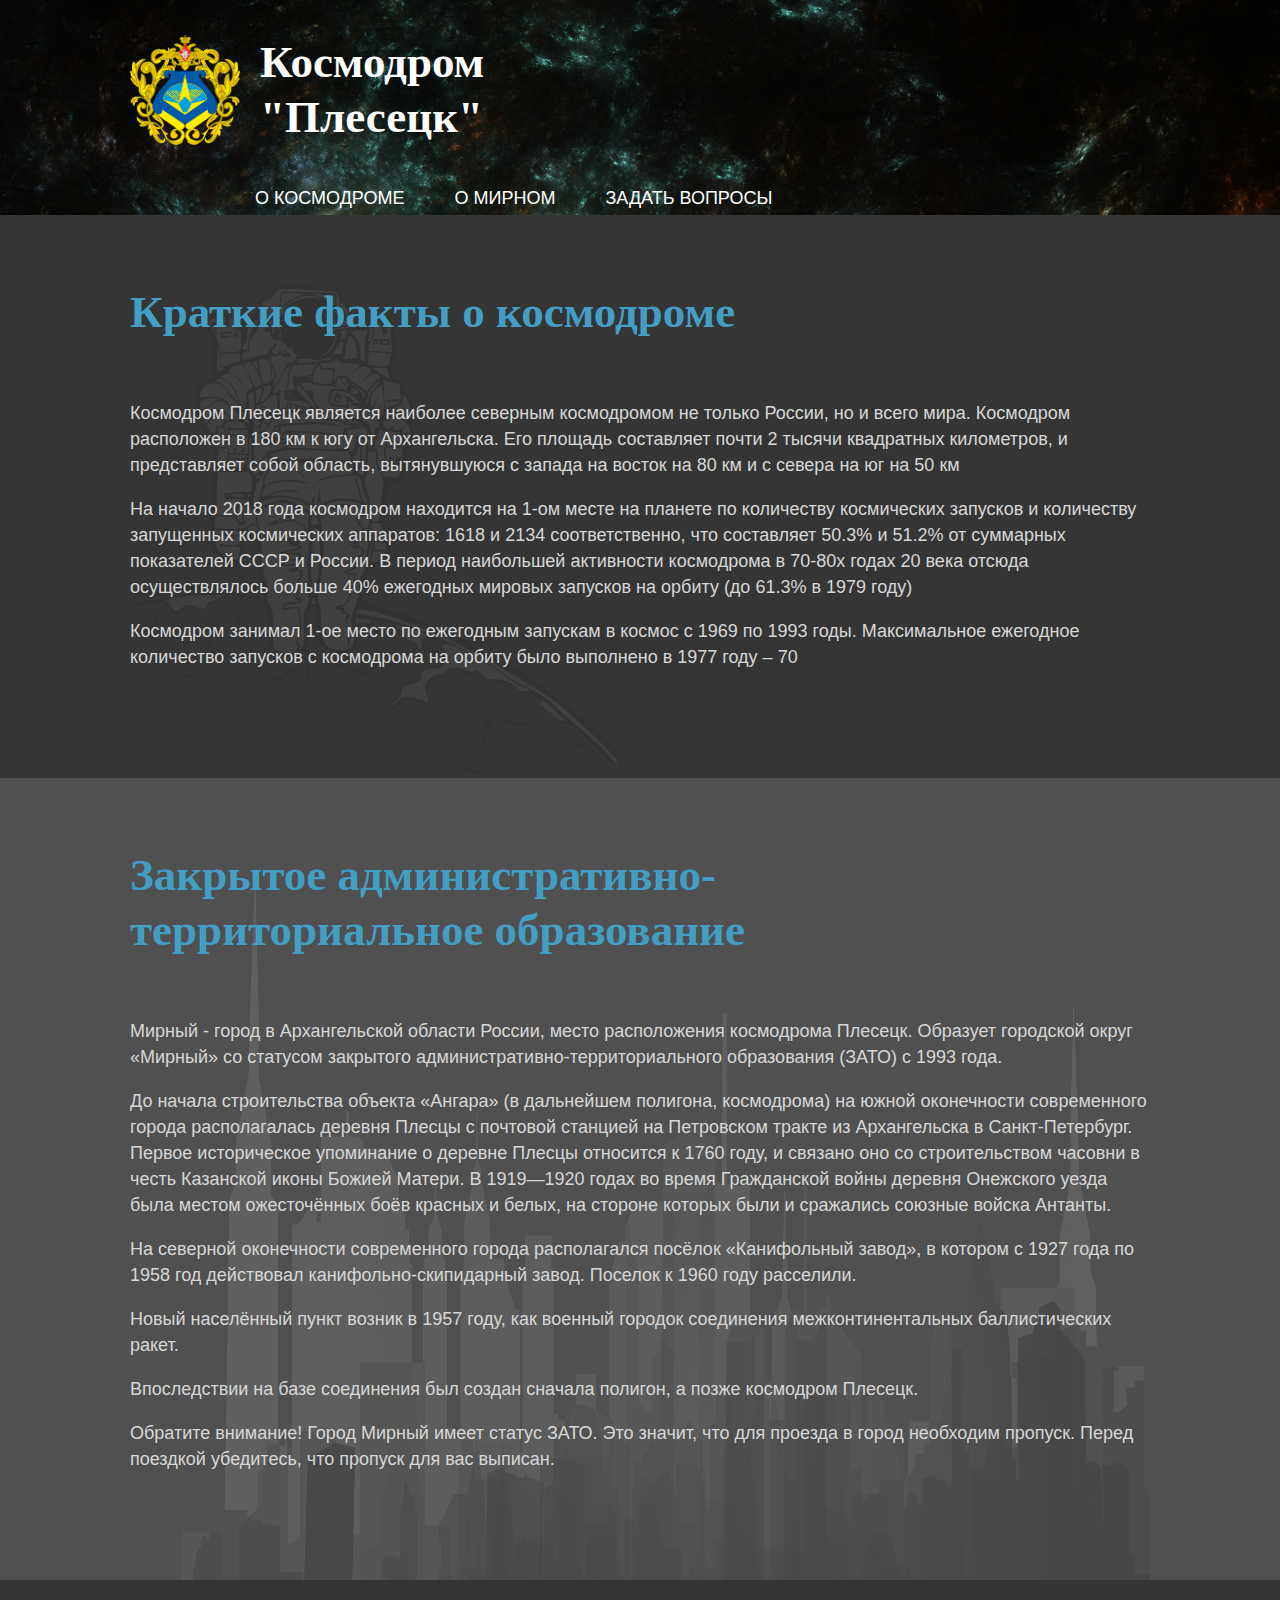
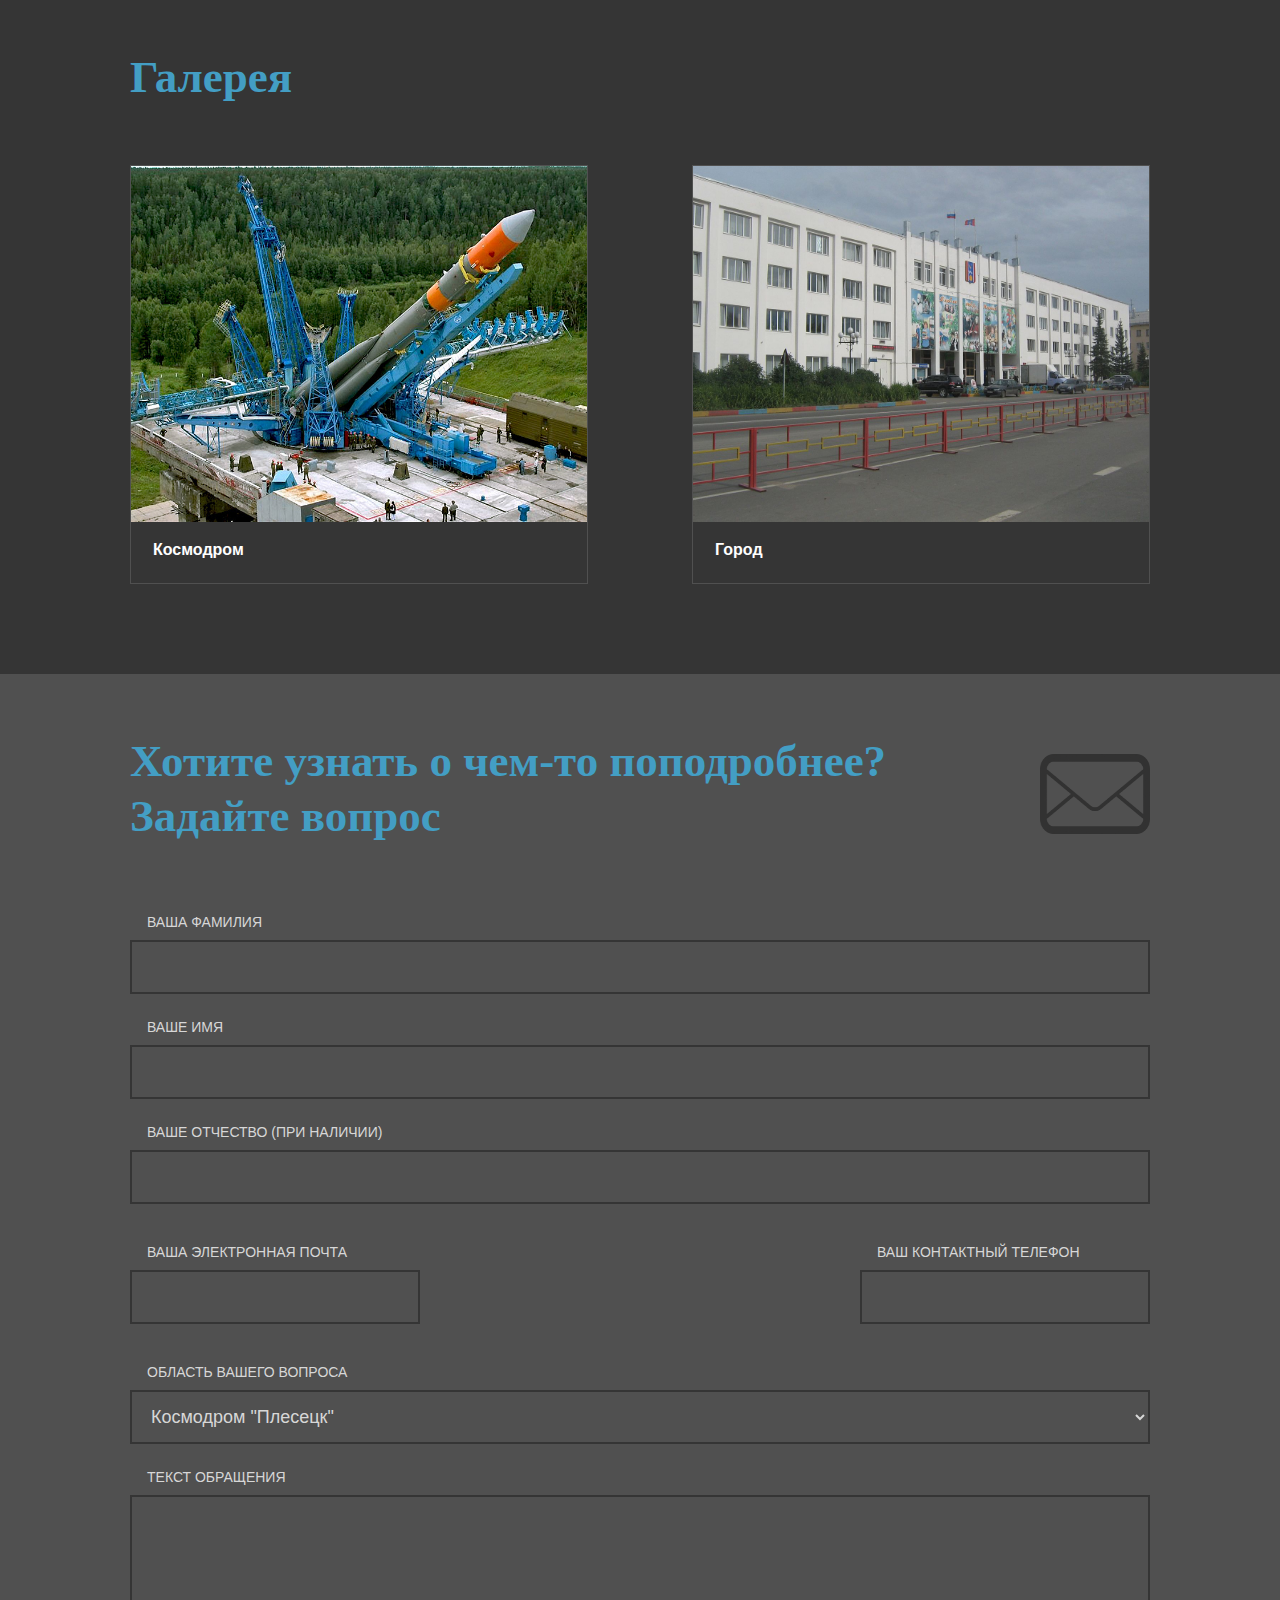
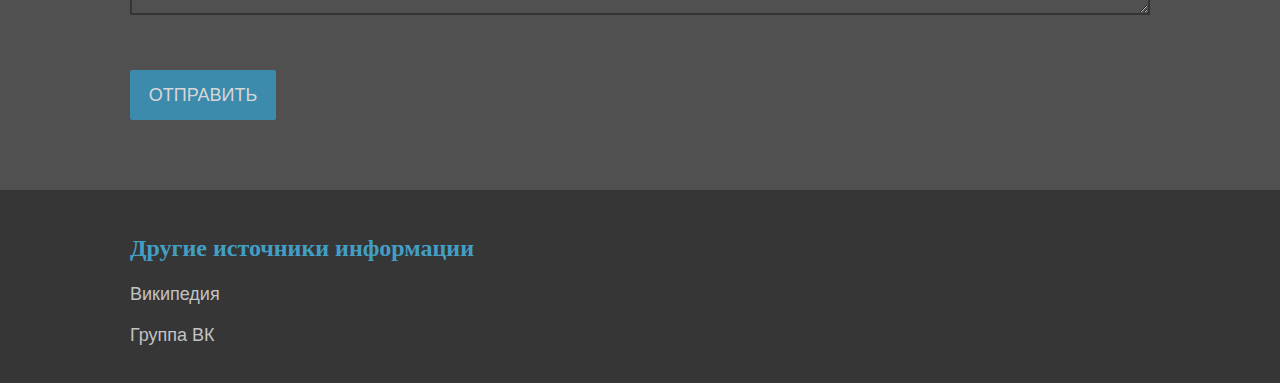
<file: index.html>
<!DOCTYPE HTML>
<html lang="ru">
  <head>
    <meta charset="utf-8">
    <title>Cosmodrome "Plesetsk"</title>
    <link rel="stylesheet" href="css/style.css">
  </head>
  <body>
    <div class="page-header">
      <div class="container">
        <div class="header-top clearfix">
          <div class="header-logo">
            <img src="img/logo.png" alt="Plesetsk" width="110" height="110">
          </div>
          <div class="spaceport">
            Космодром<br>"Плесецк"
          </div>
          <ul class="main-nav clearfix">
            <li><a href="#csmdr">О космодроме</a></li>
            <li><a href="#ct">О Мирном</a></li>
            <li><a href="#ask">Задать вопросы</a></li>
          </ul>
        </div>
      </div>
    </div>
    
    <div class="cosmodrome" id="csmdr">
      <div class="container">
        <h2 class="section-title">Краткие факты о космодроме</h2>
        <p>Космодром Плесецк является наиболее северным космодромом не только России, но и всего мира. Космодром расположен в 180 км к югу от Архангельска. Его площадь составляет почти 2 тысячи квадратных километров, и представляет собой область, вытянувшуюся с запада на восток на 80 км и с севера на юг на 50 км</p>
        <p>На начало 2018 года космодром находится на 1-ом месте на планете по количеству космических запусков и количеству запущенных космических аппаратов: 1618 и 2134 соответственно, что составляет 50.3% и 51.2% от суммарных показателей СССР и России. В период наибольшей активности космодрома в 70-80х годах 20 века отсюда осуществлялось больше 40% ежегодных мировых запусков на орбиту (до 61.3% в 1979 году)</p>
        <p>Космодром занимал 1-ое место по ежегодным запускам в космос с 1969 по 1993 годы. Максимальное ежегодное количество запусков с космодрома на орбиту было выполнено в 1977 году – 70</p>
      </div>
    </div>
    
    <div class="city" id="ct">
      <div class="container">
        <h2 class="section-title">Закрытое административно-территориальное образование</h2>
        <p>Мирный - город в Архангельской области России, место расположения космодрома Плесецк. Образует городской округ «Мирный» со статусом закрытого административно-территориального образования (ЗАТО) с 1993 года.</p>
        <p>До начала строительства объекта «Ангара» (в дальнейшем полигона, космодрома) на южной оконечности современного города располагалась деревня Плесцы с почтовой станцией на Петровском тракте из Архангельска в Санкт-Петербург. Первое историческое упоминание о деревне Плесцы относится к 1760 году, и связано оно со строительством часовни в честь Казанской иконы Божией Матери. В 1919—1920 годах во время Гражданской войны деревня Онежского уезда была местом ожесточённых боёв красных и белых, на стороне которых были и сражались союзные войска Антанты.</p>
        <p>На северной оконечности современного города располагался посёлок «Канифольный завод», в котором с 1927 года по 1958 год действовал канифольно-скипидарный завод. Поселок к 1960 году расселили.</p>
        <p>Новый населённый пункт возник в 1957 году, как военный городок соединения межконтинентальных баллистических ракет.</p>
        <p>Впоследствии на базе соединения был создан сначала полигон, а позже космодром Плесецк.</p>
        <p>Обратите внимание! Город Мирный имеет статус ЗАТО. Это значит, что для проезда в город необходим пропуск. Перед поездкой убедитесь, что пропуск для вас выписан.</p>
      </div>
    </div>
    
    <div class="gallery">
      <div class="container">
        <h2 class="section-title">Галерея</h2>
        <div class="clearfix">
          <div class="gallery-item">
            <img src="img/cosmodrome.jpg" alt="космодром" width="306" height="206">
            <h3>Космодром</h3>
          </div>
          <div class="gallery-item">
            <img src="img/city.jpg" alt="город" width="306" height="206">
            <h3>Город</h3>
          </div>
        </div>
      </div>
    </div>
    
    <div class="asking" id="ask">
      <div class="container">
        <img src="img/mail.png" alt="письмо">
        <h2 class="section-title">Хотите узнать о чем-то поподробнее? Задайте вопрос</h2>
        <form class="asking-form" method="post" action="DO_NOT_WORKING">
          <div class="asking-form-group">
            <label for="first-name">Ваша фамилия</label>
            <input type="text" name="first-name" id="first-name">
            <label for="last-name">Ваше имя</label>
            <input type="text" name="last-name" id="last-name">
            <label for="patronymic">Ваше отчество (при наличии)</label>
            <input type="text" name="patronymic" id="patronymic">
          </div>
          <div class="clearfix">
            <div class="asking-form-group asking-form-group-left-part">
              <label for="email">Ваша электронная почта</label>
              <input type="text" name="email" id="email">
            </div>
            <div class="asking-form-group asking-form-group-right-part">
              <label for="phone">Ваш контактный телефон</label>
              <input type="text" name="phone" id="phone">
            </div>
          </div>
          <div class="asking-form-group">
            <label for="topic">Область Вашего вопроса</label>
            <select name="topic" id="topic">
              <option value="1">Космодром "Плесецк"</option>
              <option value="2">Город Мирный</option>
              <option value="3">Другая область</option>
            </select>
          </div>
          <div class="asking-form-group">
            <label for="message">Текст обращения</label>
            <textarea name="message" id="message"></textarea>
          </div>
          <input class="btn" type="submit" value="Отправить">
        </form>
      </div>
    </div>
    
    <div class="page-footer">
      <div class="container clearfix">
        <div class="footer-menu">
          <h3>Другие источники информации</h3>
          <ul>
            <li><a href="https://ru.wikipedia.org/wiki/%D0%9F%D0%BB%D0%B5%D1%81%D0%B5%D1%86%D0%BA_(%D0%BA%D0%BE%D1%81%D0%BC%D0%BE%D0%B4%D1%80%D0%BE%D0%BC)" target="_blank">Википедия</a></li>
            <li><a href="https://vk.com/mirn_online" target="_blank">Группа ВК</a></li>
          </ul>
        </div>
      </div>
    </div>
  </body>
</html>
</file>
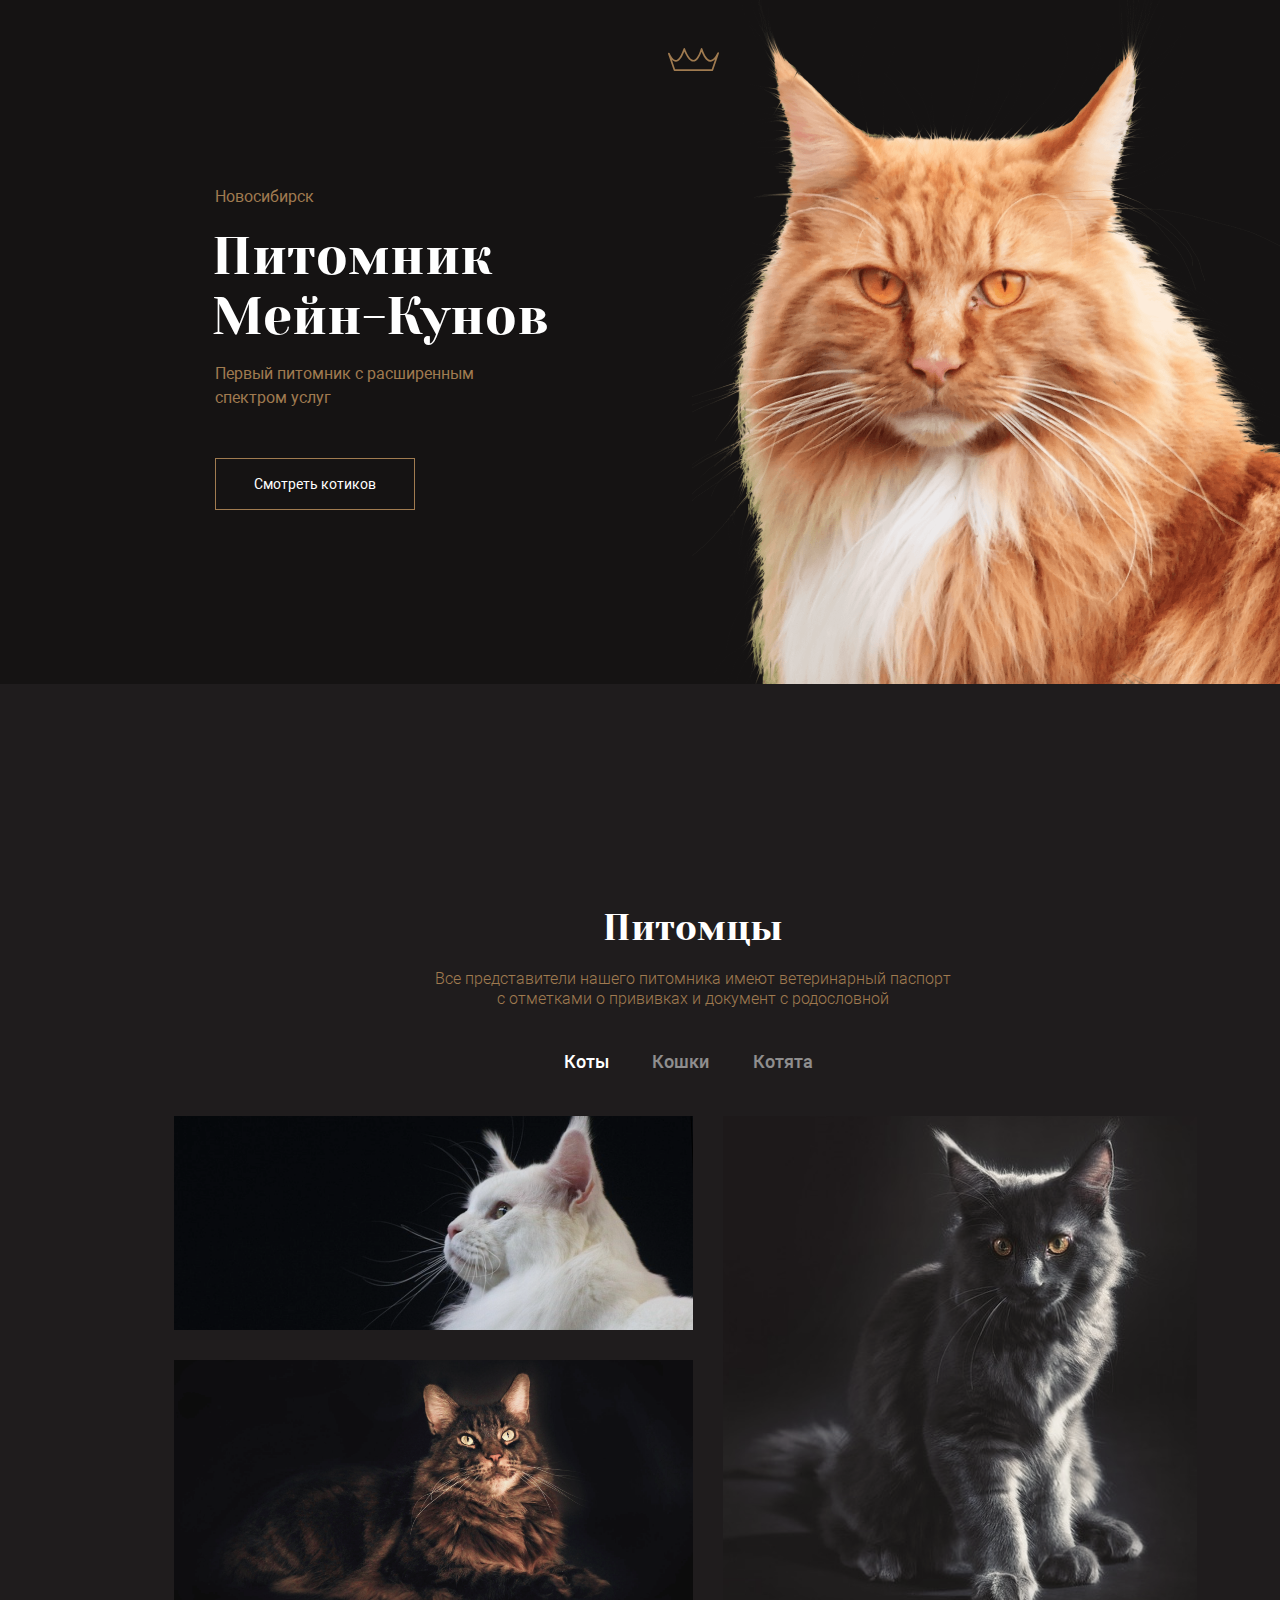
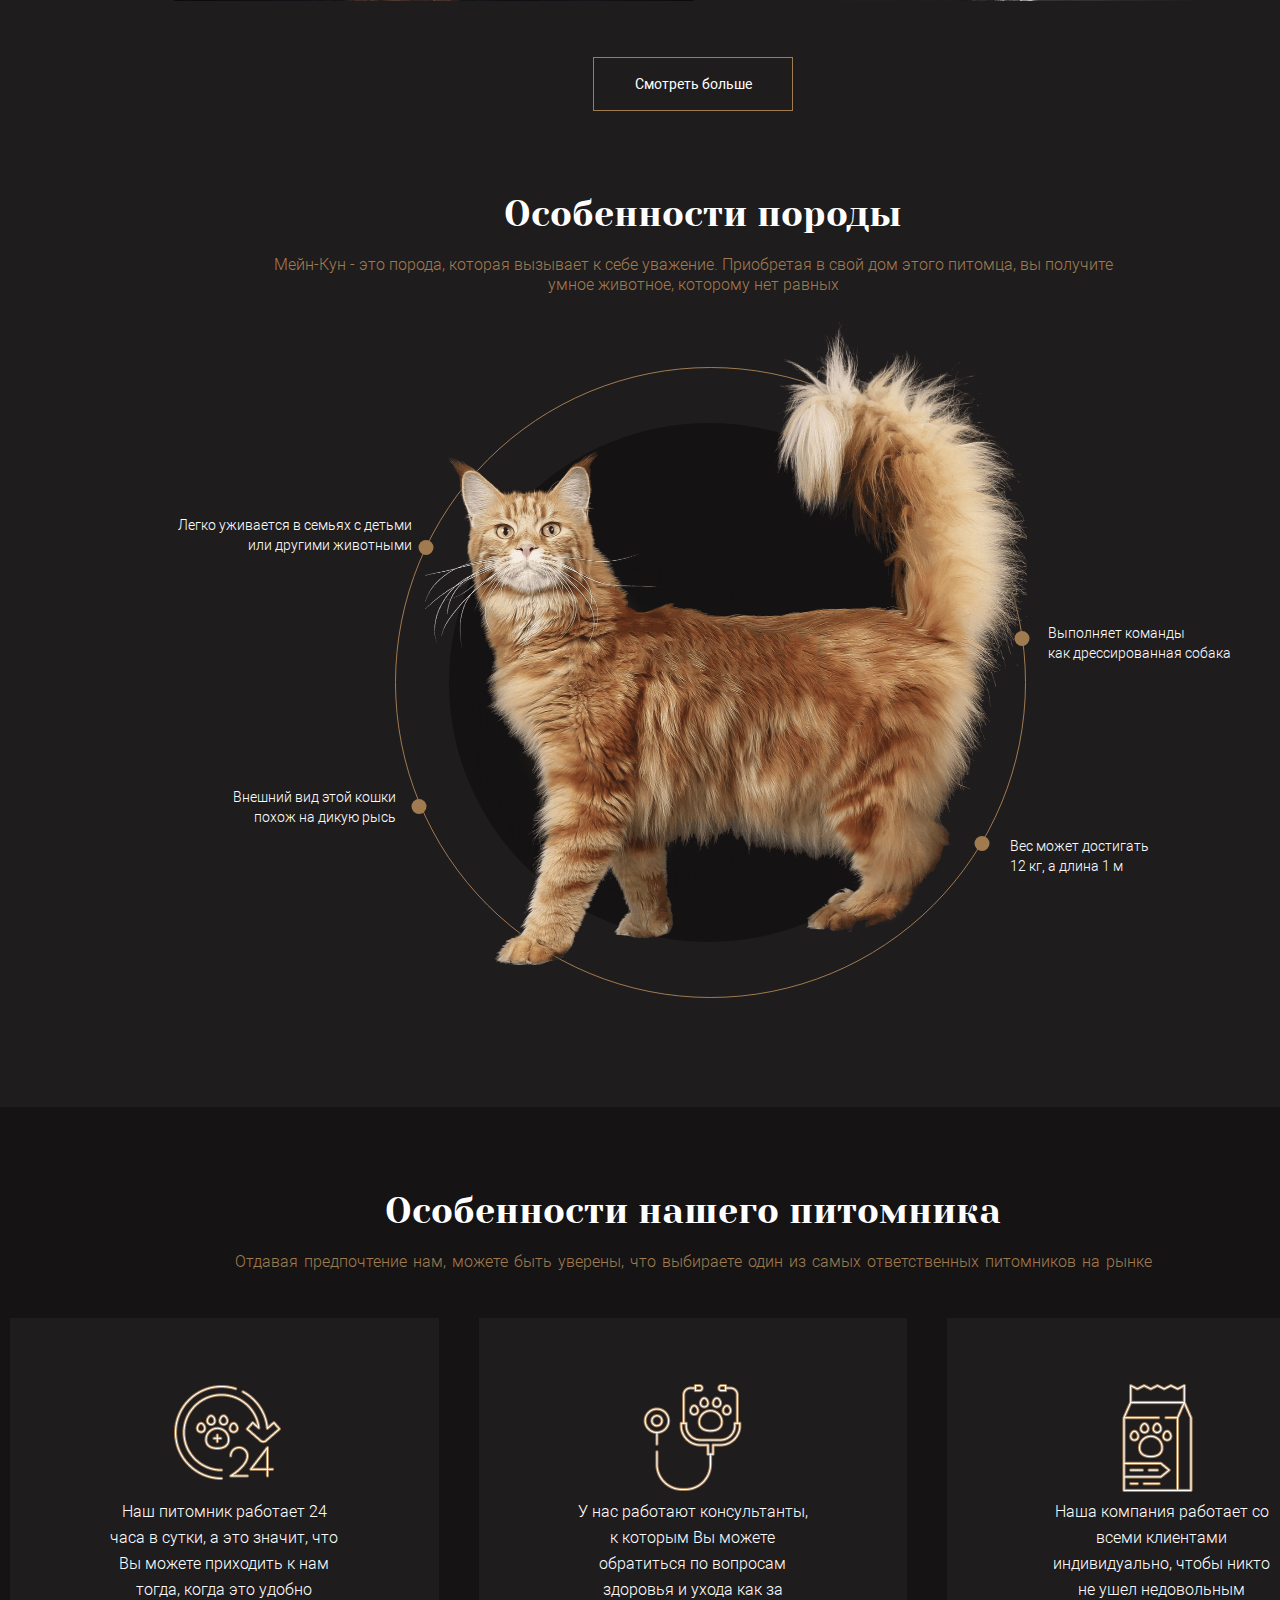
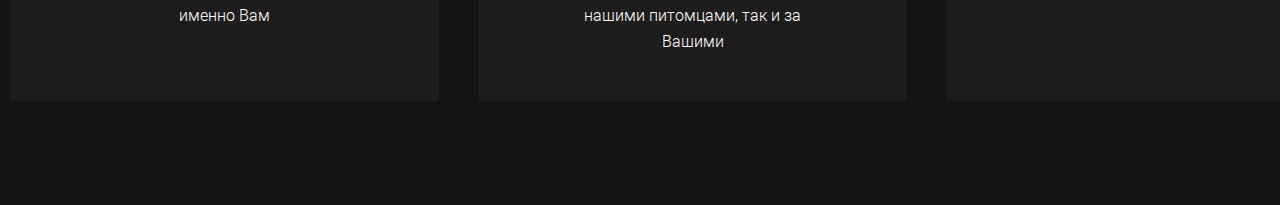
<file: maincoon/index.html>
<!DOCTYPE html>
<html lang="ru">

<head>
  <meta charset="UTF-8">
  <meta name="description" content="Питомник Мейн-Кунов в Новосибирске. Первый питомник с расширенным спектром услуг">
  <meta name="viewport" content="width=device-width, initial-scale=1.0">
  <title>Питомник Мейн Кунов</title>
  <link rel="stylesheet" href="css/normalize.css">
  <link rel="stylesheet" href="css/style.css">
</head>

<body>
  <div style="display:none;">
    <svg xmlns="http://www.w3.org/2000/svg" xmlns:xlink="http://www.w3.org/1999/xlink">
    <symbol id="icon-crown" viewbox="0 0 49 23">
    <path d="M41.8399 22H6.99989C6.66144 22 6.3606 21.7851 6.25095 21.4657L1.0428 6.29874C0.901441 5.88527 1.12164 5.43605 1.5353 5.294C1.66216 5.25103 1.79446 5.24017 1.91725 5.26189C2.20359 5.27862 2.47046 5.45143 2.59415 5.73191C3.23797 7.19174 5.52829 11.9047 8.2001 11.9047C8.23318 11.9047 8.2667 11.9038 8.30068 11.9019C9.91229 11.8305 12.4328 9.97344 15.2885 1.53743C15.3977 1.21624 15.699 1 16.0384 1C16.3782 1 16.6795 1.21624 16.7887 1.53743C17.7637 4.41412 21.0318 11.8581 24.4253 11.8581C24.4344 11.8581 24.443 11.8576 24.4525 11.8576C26.0614 11.8382 28.5352 10.0354 31.1844 1.55507C31.2881 1.22438 31.594 1 31.9406 1H31.9483C32.298 1.00362 32.6039 1.23524 32.7008 1.57045C33.5105 4.35441 36.3821 11.6463 39.9043 11.9508C41.9622 12.12 44.2439 9.79475 46.4967 5.20172C46.6797 4.82669 47.1246 4.65796 47.5111 4.81855C47.8967 4.97824 48.0924 5.40981 47.9574 5.8052L42.5893 21.4657C42.4792 21.7856 42.1783 22 41.8399 22ZM7.56534 20.4189H41.2736L44.3758 11.3686C42.8765 12.9528 41.3542 13.6594 39.7666 13.5264C35.8656 13.1876 33.1888 7.57491 31.9442 4.27569C29.7458 10.4027 27.2915 13.4052 24.4706 13.4382C24.4552 13.4382 24.4407 13.4391 24.4253 13.4391C20.4831 13.4391 17.4398 7.40482 16.061 4.07619C13.7086 10.2743 11.1841 13.3559 8.37091 13.4817C6.92876 13.5373 5.67282 12.8198 4.59132 11.7554L7.56534 20.4189Z"></path>
    </symbol>
  </svg>
  </div>

  <header class="header">
    <div class="header__container container">
      <div class="header__wrapper">
        <a class="logo header__logo" aria-label="Логотип питомника Мейн Кунов">
          <svg class="crown crown--header" width="55" height="25">
            <use xlink:href="#icon-crown" x="0" y="0"></use>
          </svg>
        </a>
        <div class="header__content">
          <p class="header__city">Новосибирск</p>
          <h1 class="header__title">Питомник Мейн-Кунов</h1>
          <p class="header__lead">Первый питомник с расширенным спектром услуг</p>
          <a href="#" class="header__btn">Смотреть котиков</a>
        </div>
      </div>
    </div>
  </header>
  
  <main>
    <section class="section pets">
      <div class="section__wrapper pets__wrapper container">
        <h2 class="section__title pets__title">Питомцы</h2>
        <span class="section__lead pets__lead">Все представители нашего питомника имеют ветеринарный паспорт с отметками о прививках и документ с родословной</span>
        <ul class="pets__list">
          <li class="pets__item pets__item">
            <a class="pets__tab pets__tab--active" href="#pets-tab-content-1">Коты</a>
          </li>
          <li class="pets__item">
            <a class="pets__tab" href="#pets-tab-content-2">Кошки</a>
          </li>
          <li class="pets__item">
            <a class="pets__tab" href="#pets-tab-content-3">Котята</a>
          </li>
        </ul>
        
        <div class="pets__tab-content-wrapper">
          <div class="pets__tab-content show slider" id="pets-tab-content-1">
            <div class="pets__slider slider__list slider__container">
              <div class="gallery slider__wrapper">
                <div class="gallery__item gallery__item--top slider__slide">
                  <img class="gallery__item-img gallery__item-img--top" src="img/pets-list-1-desktop@2x.png" width="518" height="241" alt="Мейн Кун">
                </div>
                
                <div class="gallery__item gallery__item--bottom slider__slide">
                  <img class="gallery__item-img gallery__item-img--bottom" src="img/pets-list-2-desktop@2x.png" width="518" height="382" alt="Мейн Кун">
                </div>
                
                <div class="gallery__item gallery__item--large slider__slide slider__slide--active">
                  <img class="gallery__item-img gallery__item-img--large" src="img/pets-list-3-desktop@2x.png" width="471" height="485" alt="Мейн Кун">
                </div>
              </div>
            </div>

            <div class="pets__btn-wraper">
              <a src="#" class="pets__btn">Смотреть больше</a>
            </div>

          </div>
        </div>
      </div>
    </section>

    <section class="section breed-features">
      <div class="container">
        <div class="section__wrapper breed-features__wrapper">
          <h2 class="section__title breed-features__title">Особенности породы</h2>
          <p class="section__lead breed-features__lead">
            Мейн-Кун - это порода, которая вызывает к себе уважение. Приобретая в свой дом этого питомца, вы получите умное животное, которому нет равных
          </p>
          <div class="breed-features__image">
            <img src="img/breed-features-desktop@2x.png" width="602" height="655" alt="Изображение рыжего Мейн Куна">
          </div>
          <ul class="breed-features__list">
            <li class="breed-features__item breed-features__item--cohabitation">
              Легко уживается в семьях с детьми или другими животными
            </li>
            <li class="breed-features__item breed-features__item--instruction">
              Выполняет команды <br> как дрессированная собака
            </li>
            <li class="breed-features__item breed-features__item--weight">
              Вес может достигать <br> 12 кг, а длина 1 м
            </li>
            <li class="breed-features__item breed-features__item--appearance">
              Внешний вид этой кошки похож на дикую рысь
            </li>
          </ul>
        </div>
      </div>
    </section>

    <section class="section advantages">
      <div class="container">
        <div class="section__wrapper advantages__wrapper">
          <h2 class="section__title advantages__title">Особенности нашего питомника</h2>
          <p class="section__lead advantages__lead">
            Отдавая предпочтение нам, можете быть уверены, что выбираете один из самых ответственных питомников на рынке
          </p>
          <ul class="advantages__list">
            <li class="advantages__item">
              <a class="advantages__link advantages__link--24hours" href="#">
                <span>
                  Наш питомник работает 24 часа в сутки, а это значит, что Вы можете приходить к нам тогда, когда это удобно именно Вам
                </span>
              </a>
            </li>
            <li class="advantages__item">
              <a class="advantages__link advantages__link--consult" href="#">
                <span>
                  У нас работают консультанты, к которым Вы можете обратиться по вопросам здоровья и ухода как за нашими питомцами, так и за Вашими
                </span>
              </a>
            </li>
            <li class="advantages__item">
              <a class="advantages__link advantages__link--individual" href="#">
                <span>
                  Наша компания работает со всеми клиентами индивидуально, чтобы никто не ушел недовольным
                </span>
              </a>
            </li>
          </ul>
        </div>
      </div>
    </section>

  </main>
</body>

</html>
</file>
<file: css/style.css>
body {
  min-width: 1040px;
  margin: 0;
  padding: 0;
  font-size: 18px;
  line-height: 26px;
  font-family: "Verdana", sans-serif;
  color: rgb(215, 215, 215);
  background-color: rgb(80, 80, 80);
}

.container {
  width: 1020px;
  margin: 0 auto;
}

.clearfix::after {
  content: "";
  display: table;
  clear: both;
}

.page-header {
  min-height: 180px;
  padding-top: 35px;
  background-image: url("../img/header-bg.jpg");
  background-repeat: no-repeat;
  background-position: top;
  background-size: cover;
}

.page-header,
.page-footer {
  color: #c3c3c3;
  background-color: #363636;
}

.header-top {
  margin-bottom: 125px;
}

.header-logo {
  float: left;
  width: 110px;
  height: 110px;
  margin-right: 20px;
}

.header-logo img {
  width: 110px;
  height: 110px;
}

.main-nav {
  float: left;
  width: 1020px;
  margin: 0;
  margin-top: 40px;
  margin-left: 125px;
  padding: 0;
  list-style: none;
}

.main-nav li {
  float: left;
  margin-right: 50px;
  text-transform: uppercase;
}

.main-nav li:last-child {
  margin-right: 0;
}

.main-nav a {
  color: #ffffff;
  text-decoration: none;
}

.main-nav a:hover {
  text-decoration: underline;
}

.main-nav a:active {
  color: rgba(255, 255, 255, 0.568);
}

.btn {
  display: inline-block;
  width: 146px;
  padding: 10px;
  font: inherit;
  vertical-align: top;
  text-align: center;
  text-transform: uppercase;
  text-decoration: none;
  word-wrap: break-word;
  color: rgb(215, 215, 215);
  border: 2px solid rgb(60, 138, 172);
  border-radius: 2px;
  margin-top: 40px;
  background-color: rgb(60, 138, 172);
}

.btn:hover {
  border-color: rgb(39, 115, 148);
  background-color: rgb(39, 115, 148);
}

.btn:active {
  color: rgba(255, 255, 255, 0.3);
  border-color: rgb(39, 115, 148);
}

.spaceport {
  font-weight: bold;
  font-size: 45px;
  line-height: 55px;
  font-family: "Verdana", serif;
  text-align: left;
  color: #ffffff;
}

.cosmodrome {
  padding-top: 70px;
  padding-bottom: 90px;
  background-color: rgb(53, 53, 53);
  z-index: 1;
}

.cosmodrome .container {
  position: relative;
  z-index: 1;
}

.cosmodrome .container::after {
  content: "";
  background: url("../img/astro.png");
  background-size: contain;
  background-repeat: no-repeat;
  opacity: 0.05;
  right: 0;
  top: 0;
  left: 0;
  bottom: -105px;
  position: absolute;
  z-index: -1;   
}

.city {
  padding-top: 70px;
  padding-bottom: 90px;
}

.city .container::after {
  content: "";
  background: url("../img/city-21.png");
  background-size: 1020px 1020px;
  background-repeat: no-repeat;
  opacity: 0.1;
  right: 0;
  top: 0;
  left: 0;
  bottom: -200px;
  position: absolute;
  z-index: -1;   
}

.city .container {
  position: relative;
}

.section-title {
  margin: 0;
  margin-right: 180px;
  margin-bottom: 60px;
  font-weight: bold;
  font-size: 45px;
  line-height: 55px;
  font-family: "Verdana", serif;
  color: rgb(67, 158, 196);
}

.gallery {
  padding-top: 70px;
  padding-bottom: 90px;
  background-color: rgb(53, 53, 53);
}

.gallery .container {
  position: relative;
}

.gallery-item {
  position: relative;
  float: left;
  width: 412px;
  margin-right: 104px;
  padding: 0px 22px;
  padding-top: 371px;
  border: 1px solid rgb(80, 80, 80);
}

.gallery-item:last-child {
  margin-right: 0;
}

.gallery-item img {
  position: absolute;
  top: 0;
  left: 0;
  width: 456px;
  height: 356px;
}

.gallery-item h3 {
  float: left;
  max-width: 205px;
  margin: 0;
  margin-bottom: 20px;
  font-size: 16px;
  color: #ffffff;
}

.asking {
  padding-top: 60px;
  padding-bottom: 70px;
}

.asking img {
  position: absolute;
  top: 20px;
  right: 0;
  width: 110px;
  height: 80px;
}

.asking .container {
  position: relative;
}

.asking-form-group {
  margin-bottom: 15px;
}

.asking-form-group input {
  margin-bottom: 15px;
}

.asking-form-group-left-part {
  float: left;
}

.asking-form-group-right-part {
  float: right;
}

.asking-form-group-left-part,
.asking-form-group-right-part {
  width: 290px;
}

.asking-form-group label {
  display: inline-block;
  padding: 5px 0;
  padding-left: 17px;
  font-size: 14px;
  text-transform: uppercase;
}

.asking-form input[type="text"],
.asking-form select,
.asking-form textarea {
  box-sizing: border-box;
  width: 100%;
  height: 54px;
  padding: 9px 15px;
  font: inherit;
  color: inherit;
  border: 2px solid rgb(53, 53, 53);
  background-color: rgb(80, 80, 80);
}

.asking-form input[type="text"]:hover,
.asking-form select:hover,
.asking-form textarea:hover {
  border-color: black;
}

.asking-form input[type="text"]:focus,
.asking-form select:focus,
.asking-form textarea:focus {
  border-color: rgb(215, 215, 215);;
}

.asking-form textarea {
  display: block;
  min-height: 120px;
  min-width: 100%;
  min-width: 100%;
}

.page-footer {
  padding-top: 45px;
  padding-bottom: 20px;
}

.footer-menu {
  float: left;
  width: 500px;
  margin-right: 20px;
}

.footer-menu h3 {
  margin: 0;
  margin-bottom: 20px;
  font-weight: bold;
  font-size: 24px;
  font-family: "Verdana", serif;
  color: rgb(67, 158, 196);
}

.footer-menu ul {
  margin: 0;
  padding: 0;
  list-style: none;
}

.footer-menu li {
  margin-bottom: 15px;
}

.footer-menu a {
  color: #c3c3c3;
  text-decoration: none;
}

.footer-menu a:hover {
  color: #ffffff;
}

.footer-menu a:active {
  color: rgba(255, 255, 255, 0.568);
}
</file>
<file: maincoon/css/style.css>
@font-face {
  font-family: "Roboto";
  src: url("../fonts/Robotolight.woff2"), url("../fonts/Robotolight.woff");
  font-weight: 300;
  font-style: normal;
}

@font-face {
  font-family: "Roboto";
  src: url("../fonts/Roboto.woff2"), url("../fonts/Roboto.woff");
  font-weight: normal;
  font-style: normal;
}

@font-face {
  font-family: "Roboto";
  src: url("../fonts/Robotomedium.woff2"), url("../fonts/Robotomedium.woff");
  font-weight: 500;
  font-style: normal;
}

@font-face {
  font-family: "Roboto";
  src: url("../fonts/Robotobold.woff2"), url("../fonts/Robotobold.woff");
  font-weight: bold;
  font-style: normal;
}

@font-face {
  font-family: "Yeseva One";
  src: url("../fonts/yesevaone.woff2"), url("../fonts/yesevaone.woff");
  font-weight: normal;
  font-style: normal;
}

html {
  box-sizing: border-box;
}

*,
*::before,
*::after {
  box-sizing: inherit;
}

body {
  min-width: 1386px;
  margin: 0;
  padding: 0;
  font-family: "Roboto", "Arial", sans-serif;
  font-size: 11px;
  line-height: 16px;
  font-weight: 400;
  color: #ffffff;
  background-color: #151313;
}

a {
  text-decoration: none;
}

img {
  max-width: 100%;
  height: auto;
}

.container {
  position: relative;
  min-width: 1366px;
  margin: 0 auto;
}

.section__wrapper {
  display: flex;
  flex-direction: column;
  justify-content: flex-start;
  align-items: center;
}

.section__title {
  margin: 0;
  font-family: "Yeseva One", "Georgia", serif;
  font-style: normal;
  font-weight: normal;
  font-size: 36px;
  line-height: 42px;
  color: #ffffff;
  text-align: center;
}


.section__lead {
  margin: 0;
  font-family: "Roboto", "Arial", sans-serif;
  font-style: normal;
  font-weight: 300;
  font-size: 16px;
  line-height: 20px;
  text-align: center;
  color: #a07b50;
}


.header {
  position: relative;
  background-color: #151313;
}

.header__container {
  position: relative;
  max-width: 1366px;
  margin: 0 auto;
  padding: 0 80px;
  background-image: url("../img/main-cat-desktop@2x.png");
  background-repeat: no-repeat;
  background-size: contain;
  background-position: right 0 bottom 0;
}



.header__wrapper {
  margin: 0 auto;
  width: auto;
  position: relative;
  display: flex;
  flex-direction: row;
  justify-content: flex-start;
  flex-wrap: wrap;
  padding-top: 47px;
  padding-bottom: 64px;
  overflow: hidden;
  z-index: 2;
}

.header__logo {
  display: block;
  width: 100%;
  margin-bottom: 78px;
  text-align: center;
}

.header__logo svg {
  fill: #a07b50;
  stroke: #151313;
  stroke-width: 0;
  transition: fill 0.3s ease-out;
}

.header__logo svg:hover,
.header__logo svg:focus {
  fill: #ffffff;
}

.header__content {
  width: auto;
  padding-left: 125px;
  padding-left: 125px;
}

.header__city {
  font-family: "Roboto", "Arial", sans-serif;
  font-style: normal;
  font-weight: normal;
  font-size: 16px;
  line-height: 24px;
  text-align: left;
  color: #a07b50;
  max-width: 330px;
  margin-top: 30px;
  margin-bottom: 17px;
}

@media (max-width: 767px) {
  .header__city {
    font-size: 14px;
    line-height: 150%;
    margin-bottom: 5px;
    max-width: 277px;
  }
}

.header__title {
  margin: 0;
  margin-bottom: 16px;
  font-family: "Yeseva One", "Georgia", serif;
  font-style: normal;
  font-weight: normal;
  font-size: 52px;
  line-height: 60px;
  color: #ffffff;
  max-width: 350px;
  transform: translateX(-3px);
}

.header__lead {
  margin: 0;
  font-family: "Roboto", "Arial", sans-serif;
  font-style: normal;
  font-weight: normal;
  font-size: 16px;
  line-height: 24px;
  text-align: left;
  color: #a07b50;
  max-width: 330px;
  margin-bottom: 48px;
}

.header__btn {
  text-align: center;
  width: 200px;
  font-family: "Roboto", "Arial", sans-serif;
  font-style: normal;
  font-weight: normal;
  font-size: 14px;
  line-height: 14px;
  color: #ffffff;
  display: block;
  overflow: hidden;
  cursor: pointer;
  border: 1px solid #a07b50;
  background-color: transparent;
  text-decoration: none;
  padding: 18px;
  transition: color 0.3s ease-out, border 0.3s ease-out, font-size 0.3s ease-out, width 0.3s ease-out;
  margin-bottom: 110px;
}

.header__btn:hover {
  border: 1px solid #ac783d;
  font-size: 16px;
}

.header__btn:active {
  color: #ffffff9a;
  width: 220px;
}

.slider {
  position: relative;
  display: flex;
  flex-direction: row;
  justify-content: space-between;
  align-items: center;
}

.slider__container {
  margin-left: auto;
  margin-right: auto;
  position: relative;
  overflow: hidden;
  list-style: none;
  padding: 0;
}

.slider__wrapper {
  position: relative;
  width: 100%;
  height: 100%;
  z-index: 1;
  display: flex;
  transition-property: transform;
  box-sizing: content-box;
}

.slider__slide {
  flex-shrink: 0;
  width: 100%;
  height: 100%;
  position: relative;
  transition-property: transform;
}

.slider__button {
  z-index: 5;
  display: block;
  width: 14px;
  height: 31px;
  border: none;
  background-color: transparent;
  cursor: pointer;
  background-repeat: no-repeat;
  background-position: center;
}

.slider__button::after {
  display: none;
}

.slider__button--prev,
.slider__button--next {
  position: absolute;
  top: 50%;
}

.slider__button--prev {
  left: 0;
  background-image: url("../img/arrowPrev.svg");
}

.slider__button--next {
  right: 0;
  background-image: url("../img/arrowNext.svg");
}

.pets {
  background-color: #1f1c1d;
}

.pets__tab-content-wrapper {
  width: 100%;
}

.pets__wrapper {
  padding-top: 223px;
  padding-bottom: 21px;
}

.pets__title {
  margin-bottom: 20px;
}

.pets__lead {
  margin-bottom: 42px;
  max-width: 523px;
}

.pets__list {
  margin: 0 auto;
  padding: 0;
  list-style: none;
  text-align: center;
  display: flex;
  flex-direction: row;
  justify-content: flex-start;
  flex-wrap: wrap;
  width: 259px;
  margin-bottom: 44px;
  padding-right: 10px;
}

.pets__item {
  margin-right: auto;
}

.pets__item:last-of-type {
  margin-right: 0;
}

.pets__tab {
  display: block;
  font-family: "Roboto", "Arial", sans-serif;
  font-style: normal;
  font-weight: 500;
  font-size: 18px;
  line-height: 21px;
  text-decoration: none;
  color: #ffffff;
  border: none;
  background-color: transparent;
  cursor: pointer;
  opacity: 0.5;
  transition: opacity 0.3s ease-out;
}

.pets__tab:hover {
  opacity: 0.8;
}

.pets__tab:active {
  opacity: 1;
  font-size: 20px;
  transition: font-size 0.3s ease-out;
}

.pets__tab--active {
  opacity: 1;
}

.pets__tab--active:hover {
  opacity: 1;
}

.pets__tab--active:active {
  opacity: 1;
  font-size: 20px;
  transition: font-size 0.3s ease-out;
}

.pets__tab-content {
  display: none;
}

.pets__tab-content button {
  display: none;
  margin: 0;
}

.pets__sliders-wrapper {
  display: flex;
  flex-direction: row;
  justify-content: space-between;
  align-items: center;
  align-self: stretch;
}

.pets__btn-wraper {
  width: 100%;
}

.pets__btn {
  margin: 0 auto 40px;
  margin-bottom: 40px;
  width: 200px;
  font-family: "Roboto", "Arial", sans-serif;
  font-style: normal;
  font-weight: normal;
  font-size: 14px;
  line-height: 16px;
  color: #ffffff;
  display: block;
  overflow: hidden;
  cursor: pointer;
  border: 1px solid #a07b50;
  background-color: transparent;
  text-align: center;
  text-decoration: none;
  padding: 18px;
  transition: color 0.3s ease-out, border 0.3s ease-out, font-size 0.3s ease-out, width 0.3s ease-out;
}

.pets__btn:hover {
  border: 1px solid #ac783d;
  font-size: 16px;
}

.pets__btn:active {
  color: #ffffff9a;
  width: 240px;
}

.gallery {
  display: block;
  width: 100%;
  max-width: 1068px;
  height: auto;
  margin: 0 auto 56px;
  column-count: 2;
  column-gap: 30px;
  padding-left: 30px;
}

@media (max-width: 1023px) {
  .gallery {
    display: flex;
    height: 495px;
    column-count: 1;
    column-gap: 0;
    margin-bottom: 56px;
    padding-left: 0;
  }
}

.gallery__wrapper {
  display: flex;
  flex-direction: row;
  justify-content: flex-start;
}

.gallery__layout-column {
  margin-right: 35px;
}

.gallery__item {
  flex-shrink: 1;
  line-height: 0;
  break-inside: avoid;
  page-break-inside: avoid;
  overflow: hidden;
  width: 100%;
}

.gallery__item--top {
  margin-bottom: 30px;
  height: 214px;
}

.gallery__item--bottom {
  height: 241px;
}

.gallery__item--large {
  width: calc(100% - 30px);
  max-width: 474px;
  height: 485px;
}

.gallery__item img {
  line-height: 0;
}

.gallery__item-img {
  width: 100%;
  height: 100%;
  object-fit: cover;
}

.breed-features {
  background-color: #1f1c1d;
}

.breed-features__wrapper {
  position: relative;
  padding-top: 21px;
  padding-bottom: 129px;
}

.breed-features__title {
  margin-bottom: 20px;
  transform: translateX(10px);
}

.breed-features__image {
  width: 602px;
  margin: 0 auto;
  position: relative;
  z-index: 1;
  transform: translateX(33px);
}

.breed-features__image::before {
  content: "";
  position: absolute;
  top: 105px;
  left: 24px;
  z-index: -1;
  width: 519px;
  height: 519px;
  border-radius: 50%;
  background-color: rgba(0, 0, 0, 0.35);
}

.breed-features__image::after {
  content: "";
  position: absolute;
  top: 49px;
  left: -30px;
  z-index: -1;
  border-radius: 50%;
  width: 631px;
  height: 631px;
  border: 1px solid #a07b50;
}

.breed-features__lead {
  margin-bottom: 23px;
  width: 62%;
  text-transform: none;
}

.breed-features__list {
  margin: 0;
  padding: 0;
  list-style: none;
  position: absolute;
  top: 0;
  left: 50%;
  transform: translateX(-50%);
  z-index: 2;
  font-size: 16px;
  font-family: "Roboto", "Arial", sans-serif;
  font-weight: 300;
  line-height: 25px;
}

.breed-features__item {
  font-family: "Roboto", "Arial", sans-serif;
  font-style: normal;
  font-weight: 300;
  font-size: 14px;
  line-height: 20px;
  color: #ffffff;
  position: relative;
}

.breed-features__item::before {
  content: "";
  position: absolute;
  top: 7px;
  width: 15px;
  height: 15px;
  background-color: #a07b50;
  border-radius: 50%;
}

.breed-features__item--cohabitation {
  font-size: 14px;
  line-height: 20px;
  top: 343px;
  left: -409px;
  max-width: 255px;
  text-align: right;
}

.breed-features__item--cohabitation::before {
  right: -22px;
  top: 25px
}

.breed-features__item--instruction {
  top: 411px;
  right: -482px;
  max-width: 201px;
}

.breed-features__item--instruction::before {
  top: 8px;
  left: -33px;
}

.breed-features__item--weight {
  top: 584px;
  right: -444px;
  max-width: 160px;
}

.breed-features__item--weight::before {
  top: 0px;
  left: -35px;
}

.breed-features__item--appearance {
  max-width: 200px;
  top: 495px;
  left: -370px;
  text-align: right;
}

.breed-features__item--appearance::before {
  right: -31px;
  top: 12px;
}

@media (max-width: 1170px) {
  .breed-features__item--cohabitation {
    left: -368px;
    max-width: 167px;
  }

  .breed-features__item--instruction {
    right: -442px;
    max-width: 132px;
  }

  .breed-features__item--weight {
    right: -342px;
    max-width: 110px;
  }

  .breed-features__item--appearance {
    left: -295px;
    max-width: 140px;
  }
}

.advantages {
  background-color: #151313;
}

.advantages__wrapper {
  padding-top: 83px;
  padding-bottom: 64px;
}

.advantages__title {
  margin-bottom: 20px;
}

.advantages__lead {
  margin-bottom: 46px;
  word-spacing: 2px;
}

.advantages__list {
  margin: 0 auto;
  padding: 0;
  list-style: none;
  display: flex;
  flex-direction: row;
  justify-content: flex-start;
  min-width: 1366px;
}

.advantages__item {
  background-color: #1f1c1d;
  width: 31.4%;
  min-height: 301px;
  margin-right: 2.9%;
  margin-bottom: 2.9%;
  padding-top: 19.8px;
  padding-bottom: 19.8px;
}

.advantages__item:last-of-type {
  margin-right: 0;
}

.advantages__link {
  display: block;
  max-width: 320px;
  min-height: 263px;
  margin: auto;
  font-family: "Roboto", "Arial", sans-serif;
  font-style: normal;
  font-weight: 300;
  font-size: 16px;
  line-height: 26px;
  text-align: center;
  color: #ffffff;
  padding-top: 47px;
  padding-bottom: 16px;
  transition: background-color 0.3s ease-out, transform 0.3s ease-out, color 0.3s ease-out;
  position: relative;
  height: 100%;
  width: 100%;
}

.advantages__link:hover{
  transform: scale(1.2);
  background-color: #292929;
}

.advantages__link:active{
  color: rgb(185, 185, 185);
}

.advantages__link--24hours::before,
.advantages__link--consult::before,
.advantages__link--individual::before {
  display: block;
  content: "";
  position: absolute;
  top: 47px;
  left: 110px;
}

.advantages__link--24hours::before {
  width: 107px;
  height: 97px;
  background-image: url(../img/feature-24hours.png);
}

.advantages__link--consult::before {
  width: 99px;
  height: 107px;
  background-image: url(../img/feature-consult.png);
}

.advantages__link--individual::before {
  width: 71px;
  height: 108px;
  left: 120px;
  background-image: url(../img/feature-individual.png);
}

.advantages__link span {
  display: block;  margin: 0 auto;
  margin-bottom: 10px;
  margin-top: 115px;  max-width: 233px;
}

.show {
  display: block;
}
</file>
